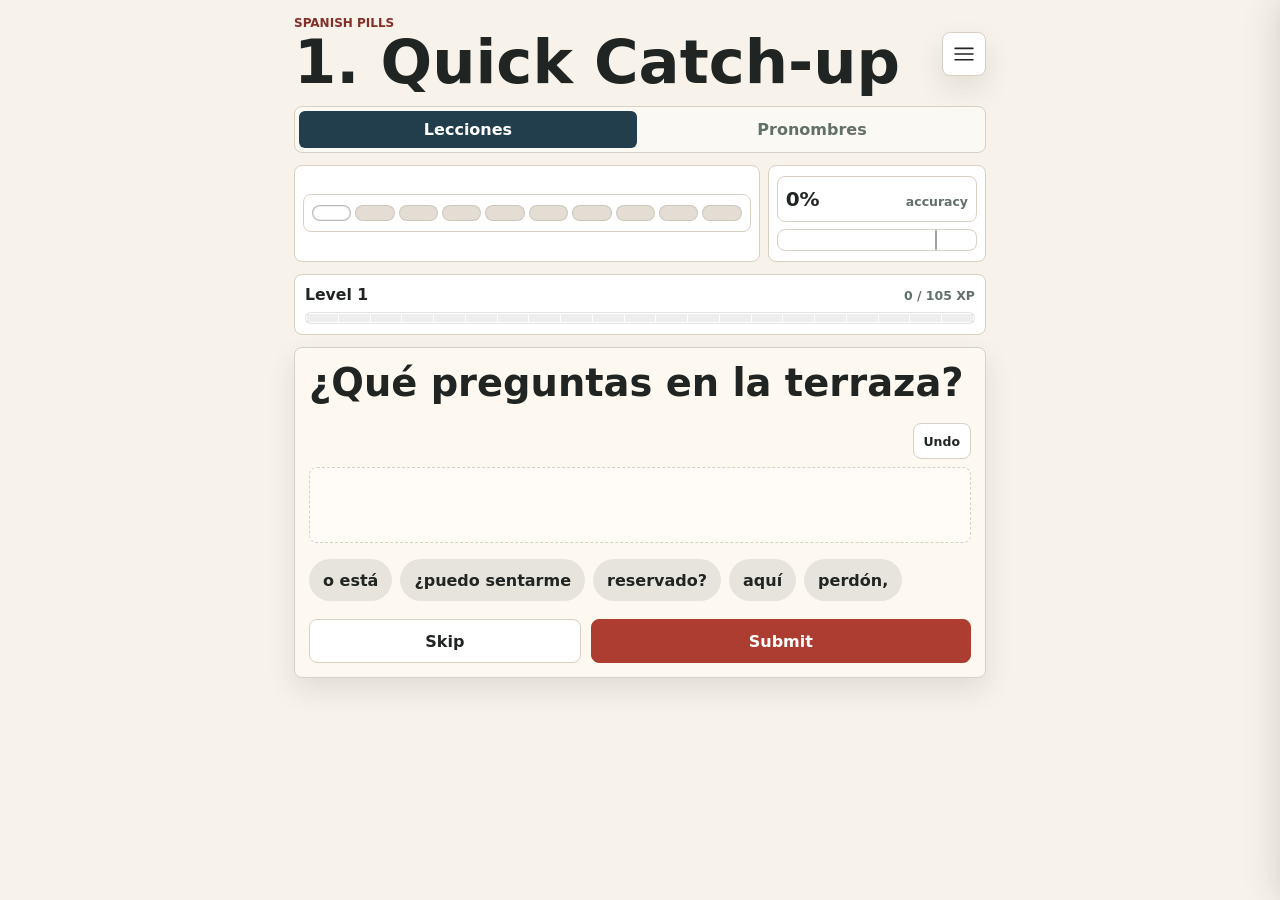
<file: index.html>
<!doctype html>
<html lang="en">
  <head>
    <meta charset="utf-8">
    <meta name="viewport" content="width=device-width, initial-scale=1">
    <meta name="theme-color" content="#f7f3ea">
    <title>Spanish Pills</title>
    <link rel="stylesheet" href="./styles.css">
  </head>
  <body>
    <button id="menuOverlay" class="menu-overlay hidden" type="button" aria-label="Close menu"></button>
    <aside id="mobileMenu" class="mobile-menu" aria-hidden="true">
      <div class="menu-header">
        <div>
          <p class="eyebrow">Menu</p>
          <h2>Lessons</h2>
        </div>
        <button id="closeMenuButton" class="icon-button" type="button" aria-label="Close menu">×</button>
      </div>

      <section class="menu-section">
        <label class="field">
          <span>Lesson</span>
          <select id="lessonSelect"></select>
        </label>
        <p id="lessonDescription" class="menu-description"></p>
        <div class="menu-action-row">
          <button id="shuffleButton" class="text-button" type="button">Shuffle lesson</button>
          <button id="resetButton" class="text-button" type="button">Reset stats</button>
        </div>
      </section>

      <section class="menu-section">
        <div class="saved-header">
          <div>
            <h2>Recent accuracy</h2>
            <p>Rolling saved attempts</p>
          </div>
        </div>
        <div id="historyBars" class="history-bars"></div>
      </section>

      <section class="menu-section">
        <div class="saved-header">
          <div>
            <h2>Saved words</h2>
            <p><span id="savedCount">0</span> saved on this device</p>
          </div>
          <button id="clearSavedButton" class="text-button" type="button">Clear</button>
        </div>

        <div class="save-form">
          <label class="field">
            <span>Spanish word or chunk</span>
            <input id="saveFrontInput" type="text" autocomplete="off" placeholder="e.g. me cuesta">
          </label>
          <label class="field">
            <span>Meaning or note</span>
            <input id="saveBackInput" type="text" autocomplete="off" placeholder="I find it hard">
          </label>
          <button id="saveManualButton" class="secondary-button" type="button">Save word</button>
        </div>

        <div id="savedPreview" class="saved-preview"></div>

        <div class="export-actions">
          <button id="exportCsvButton" class="secondary-button" type="button">Export Anki TSV</button>
          <button id="exportJsonButton" class="secondary-button" type="button">Export JSON</button>
        </div>
      </section>
    </aside>

    <main class="app">
      <header class="topbar">
        <div>
          <p class="eyebrow">Spanish Pills</p>
          <h1 id="lessonTitle">Loading</h1>
        </div>
        <button id="openMenuButton" class="icon-button menu-button" type="button" aria-label="Open menu" title="Open menu">
          <svg xmlns="http://www.w3.org/2000/svg" fill="none" viewBox="0 0 24 24" stroke-width="1.5" stroke="currentColor" aria-hidden="true">
            <path stroke-linecap="round" stroke-linejoin="round" d="M3.75 6.75h16.5M3.75 12h16.5m-16.5 5.25h16.5"></path>
          </svg>
        </button>
      </header>

      <nav class="app-tabs" aria-label="Modos de práctica">
        <a class="active" href="./index.html" aria-current="page">Lecciones</a>
        <a href="./pronouns.html">Pronombres</a>
      </nav>

      <section class="stats" aria-label="Session stats">
        <div id="progressBox" class="progress-stat">
          <div id="progressPills" class="progress-pills" aria-label="Question progress"></div>
        </div>
        <div id="accuracyBox" class="accuracy-stat">
          <div class="accuracy-label">
            <strong id="accuracyText">100%</strong>
            <span>accuracy</span>
          </div>
          <div class="accuracy-track" aria-hidden="true"></div>
        </div>
      </section>

      <section id="xpPanel" class="xp-panel" aria-label="Experience progress">
        <div class="xp-label">
          <strong id="xpLevelText">Level 1</strong>
          <span id="xpText">0 / 105 XP</span>
        </div>
        <div class="xp-track" aria-hidden="true">
          <div id="xpSegments" class="xp-segments"></div>
        </div>
      </section>

      <section class="card" aria-live="polite">
        <div class="meta-row">
          <span id="questionCounter" hidden></span>
        </div>

        <p id="promptText" class="prompt">Loading...</p>

        <div class="answer-block">
          <div class="answer-header">
            <button id="undoButton" class="text-button" type="button">Undo</button>
          </div>
          <div id="answerLine" class="answer-line" aria-label="Selected chunks"></div>
        </div>

        <div id="chunkBank" class="chunk-bank" aria-label="Available chunks"></div>

        <div class="actions">
          <button id="skipButton" class="secondary-button" type="button">Skip</button>
          <button id="submitButton" class="primary-button" type="button">Submit</button>
        </div>

        <div id="feedback" class="feedback hidden">
          <p id="feedbackTitle"></p>
          <p><strong>Correct:</strong> <span id="correctAnswer"></span></p>
          <p><strong>English:</strong> <span id="englishAnswer"></span></p>
          <p><strong>Your answer:</strong> <span id="attemptAnswer"></span></p>
          <div class="save-chunks">
            <span>Save useful chunks</span>
            <div id="saveChunkList" class="save-chip-list"></div>
          </div>
        </div>
      </section>

    </main>

    <script src="./app.js" type="module"></script>
  </body>
</html>
</file>
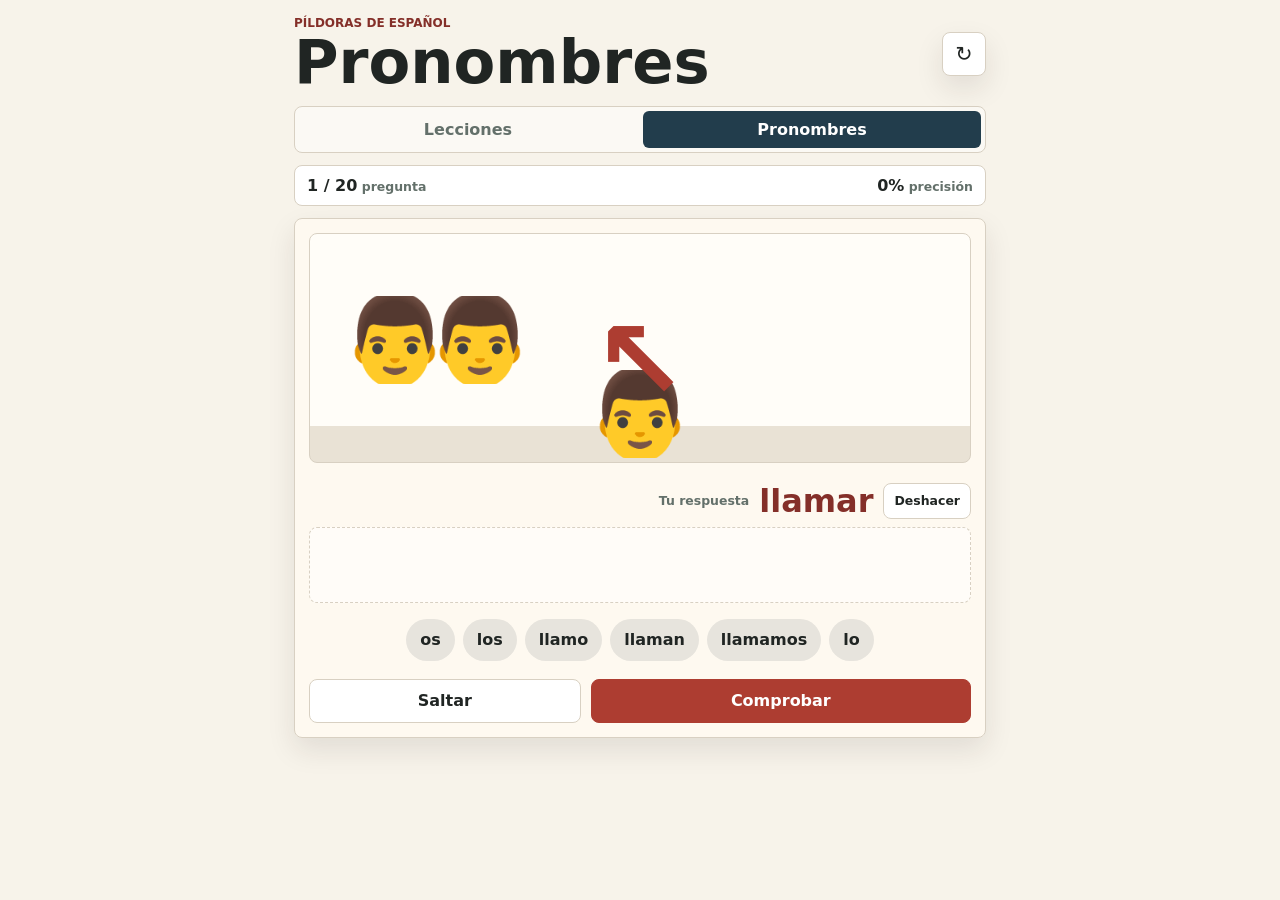
<file: pronouns.html>
<!doctype html>
<html lang="es">
  <head>
    <meta charset="utf-8">
    <meta name="viewport" content="width=device-width, initial-scale=1">
    <meta name="theme-color" content="#f7f3ea">
    <title>Práctica de pronombres · Píldoras de español</title>
    <link rel="stylesheet" href="./styles.css?v=4">
  </head>
  <body>
    <main class="app">
      <header class="topbar">
        <div>
          <p class="eyebrow">Píldoras de español</p>
          <h1>Pronombres</h1>
        </div>
        <button id="newRoundButton" class="icon-button" type="button" aria-label="Empezar una ronda nueva" title="Empezar una ronda nueva">↻</button>
      </header>

      <nav class="app-tabs" aria-label="Modos de práctica">
        <a href="./index.html">Lecciones</a>
        <a class="active" href="./pronouns.html" aria-current="page">Pronombres</a>
      </nav>

      <section class="pronoun-score" aria-label="Puntuación de la práctica de pronombres">
        <span><strong id="pronounProgress">1 / 20</strong> pregunta</span>
        <span><strong id="pronounAccuracy">0%</strong> precisión</span>
      </section>

      <section class="card pronoun-card" aria-live="polite">
        <div id="pronounScene" class="pronoun-scene">
          <div id="youGroup" class="person-group scene-you"></div>
          <div id="thirdGroup" class="person-group scene-third"></div>
          <div class="action-arrow" aria-hidden="true">
            <span id="directionArrow">↖</span>
          </div>
          <div id="meGroup" class="person-group scene-me"></div>
        </div>

        <div class="answer-block">
          <div class="answer-header pronoun-answer-header">
            <span>Tu respuesta</span>
            <strong id="pronounVerb" class="pronoun-verb">dar</strong>
            <button id="pronounUndoButton" class="text-button" type="button">Deshacer</button>
          </div>
          <div id="pronounAnswerLine" class="answer-line pronoun-answer-line" aria-label="Respuesta elegida"></div>
        </div>

        <div id="pronounChunkBank" class="chunk-bank pronoun-bank" aria-label="Opciones disponibles"></div>

        <div class="actions">
          <button id="pronounSkipButton" class="secondary-button" type="button">Saltar</button>
          <button id="pronounSubmitButton" class="primary-button" type="button">Comprobar</button>
        </div>

        <div id="pronounFeedback" class="feedback hidden">
          <p id="pronounFeedbackTitle"></p>
          <p><strong>Respuesta:</strong> <span id="pronounCorrectAnswer"></span></p>
        </div>
      </section>

    </main>

    <script src="./pronouns.js?v=6" type="module"></script>
  </body>
</html>
</file>
<file: styles.css>
:root {
  --bg: #f7f3ea;
  --surface: #fffaf1;
  --surface-strong: #ffffff;
  --ink: #202523;
  --muted: #63706a;
  --line: #d8d0c2;
  --chip: #e7e4dd;
  --chip-selected: #223d4c;
  --chip-selected-text: #ffffff;
  --primary: #ad3d31;
  --primary-dark: #842f29;
  --ok: #267552;
  --bad: #a7372f;
  --shadow: 0 12px 28px rgba(35, 33, 28, 0.1);
  color-scheme: light;
  font-family: Inter, ui-sans-serif, system-ui, -apple-system, BlinkMacSystemFont, "Segoe UI", sans-serif;
}

* {
  box-sizing: border-box;
}

body {
  min-height: 100vh;
  margin: 0;
  background: var(--bg);
  color: var(--ink);
  overflow-x: hidden;
}

button,
select,
input {
  font: inherit;
}

button {
  touch-action: manipulation;
}

.app {
  width: min(100%, 720px);
  min-height: 100vh;
  margin: 0 auto;
  padding: 16px 14px 26px;
}

.topbar {
  display: flex;
  align-items: center;
  justify-content: space-between;
  gap: 14px;
  margin-bottom: 14px;
}

.app-tabs {
  display: grid;
  grid-template-columns: repeat(2, minmax(0, 1fr));
  gap: 6px;
  margin-bottom: 12px;
  border: 1px solid var(--line);
  border-radius: 8px;
  background: rgba(255, 255, 255, 0.5);
  padding: 4px;
}

.app-tabs a {
  border-radius: 6px;
  color: var(--muted);
  padding: 9px 12px;
  font-weight: 850;
  text-align: center;
  text-decoration: none;
}

.app-tabs a.active {
  background: var(--chip-selected);
  color: var(--chip-selected-text);
}

.eyebrow {
  margin: 0 0 4px;
  color: var(--primary-dark);
  font-size: 0.75rem;
  font-weight: 850;
  letter-spacing: 0;
  text-transform: uppercase;
}

h1,
p {
  margin: 0;
}

h1 {
  font-size: clamp(2rem, 10vw, 3.8rem);
  line-height: 0.95;
  letter-spacing: 0;
}

.icon-button {
  display: grid;
  place-items: center;
  width: 44px;
  height: 44px;
  border: 1px solid var(--line);
  border-radius: 8px;
  background: var(--surface-strong);
  color: var(--ink);
  font-size: 1.3rem;
  box-shadow: var(--shadow);
}

.menu-button {
  padding: 0;
}

.menu-button svg {
  width: 26px;
  height: 26px;
}

.menu-overlay {
  position: fixed;
  inset: 0;
  z-index: 30;
  border: 0;
  background: rgba(32, 37, 35, 0.32);
  padding: 0;
}

.mobile-menu {
  position: fixed;
  top: 0;
  right: 0;
  z-index: 40;
  width: min(88vw, 380px);
  height: 100vh;
  display: grid;
  align-content: start;
  gap: 14px;
  overflow-y: auto;
  border-left: 1px solid var(--line);
  background: var(--surface);
  box-shadow: -18px 0 36px rgba(32, 37, 35, 0.18);
  padding: 16px 14px 24px;
  transform: translateX(105%);
  transition: transform 220ms ease;
}

.mobile-menu.open {
  transform: translateX(0);
}

.menu-header {
  display: flex;
  align-items: center;
  justify-content: space-between;
  gap: 12px;
}

.menu-header h2,
.saved-header h2 {
  margin: 0;
  font-size: 1.08rem;
}

.menu-section {
  display: grid;
  gap: 12px;
  border: 1px solid var(--line);
  border-radius: 8px;
  background: rgba(255, 255, 255, 0.64);
  padding: 12px;
}

.menu-description {
  color: var(--muted);
  font-size: 0.9rem;
  line-height: 1.35;
}

.menu-action-row {
  display: grid;
  grid-template-columns: repeat(2, minmax(0, 1fr));
  gap: 10px;
}

.panel,
.card {
  border: 1px solid var(--line);
  border-radius: 8px;
  background: rgba(255, 250, 241, 0.94);
  box-shadow: var(--shadow);
}

.panel {
  padding: 12px;
}

.field {
  display: grid;
  gap: 6px;
}

.field span,
.answer-header,
.meta-row,
.stats span {
  color: var(--muted);
  font-size: 0.78rem;
  font-weight: 850;
}

select,
input {
  width: 100%;
  min-height: 44px;
  border: 1px solid var(--line);
  border-radius: 8px;
  background: var(--surface-strong);
  color: var(--ink);
  padding: 0 10px;
}

.stats {
  display: grid;
  grid-template-columns: minmax(0, 1.6fr) minmax(88px, 0.75fr);
  gap: 8px;
  margin: 12px 0;
}

.stats div {
  position: relative;
  isolation: isolate;
  overflow: hidden;
  border: 1px solid var(--line);
  border-radius: 8px;
  background: var(--surface-strong);
  padding: 10px 8px;
}

.progress-stat {
  display: grid;
  align-items: center;
}

.progress-pills {
  position: relative;
  z-index: 2;
  display: grid;
  grid-template-columns: repeat(10, minmax(0, 1fr));
  gap: 4px;
}

.progress-pill {
  height: 16px;
  border: 1px solid rgba(32, 37, 35, 0.12);
  border-radius: 999px;
  background: rgba(216, 208, 194, 0.72);
  transition: background 180ms ease, border-color 180ms ease, transform 180ms ease, box-shadow 180ms ease;
}

.progress-pill.current {
  border-color: rgba(32, 37, 35, 0.32);
  background: #ffffff;
  box-shadow: inset 0 0 0 1px rgba(32, 37, 35, 0.08);
}

.progress-pill.correct {
  border-color: rgba(38, 117, 82, 0.36);
  background: var(--ok);
  box-shadow: 0 0 8px rgba(38, 117, 82, 0.26);
}

.progress-pill.incorrect {
  border-color: rgba(167, 55, 47, 0.36);
  background: var(--bad);
  box-shadow: 0 0 8px rgba(167, 55, 47, 0.22);
}

.progress-pill.unused {
  opacity: 0.26;
}

.accuracy-stat {
  display: grid;
  align-content: center;
  gap: 7px;
}

.accuracy-label {
  position: relative;
  z-index: 2;
  display: flex;
  align-items: baseline;
  justify-content: space-between;
  gap: 8px;
}

.accuracy-track {
  position: relative;
  z-index: 2;
  overflow: hidden;
  height: 12px;
  border: 1px solid rgba(32, 37, 35, 0.12);
  border-radius: 999px;
  background: rgba(255, 255, 255, 0.72);
}

.accuracy-track::before {
  content: "";
  position: absolute;
  inset: 0 auto 0 0;
  z-index: 0;
  width: var(--accuracy-value, 100%);
  background: rgb(var(--accuracy-color, 34, 197, 94));
  transition: width 260ms ease, background 260ms ease;
}

.accuracy-track::after {
  content: "";
  position: absolute;
  top: 0;
  bottom: 0;
  left: 80%;
  z-index: 1;
  width: 2px;
  border-radius: 999px;
  background: rgba(32, 37, 35, 0.42);
  transform: translateX(-1px);
}

.accuracy-stat.target-met .accuracy-track::before {
  background: linear-gradient(90deg, #16a34a, #22c55e);
}

.accuracy-stat.target-met .accuracy-track::after {
  background: rgba(255, 255, 255, 0.82);
}

.stats strong,
.stats span {
  position: relative;
  z-index: 2;
  display: block;
}

.stats strong {
  font-size: 1.25rem;
}

.xp-panel {
  display: grid;
  gap: 8px;
  margin: 0 0 12px;
  border: 1px solid var(--line);
  border-radius: 8px;
  background: var(--surface-strong);
  padding: 10px 10px;
}

.xp-label {
  display: flex;
  align-items: baseline;
  justify-content: space-between;
  gap: 12px;
}

.xp-label strong {
  font-size: 0.98rem;
}

.xp-label span {
  color: var(--muted);
  font-size: 0.78rem;
  font-weight: 850;
}

.xp-track {
  height: 12px;
  border: 1px solid rgba(32, 37, 35, 0.12);
  border-radius: 999px;
  background: rgba(255, 255, 255, 0.78);
  padding: 1px;
}

.xp-segments {
  display: grid;
  grid-template-columns: repeat(21, minmax(0, 1fr));
  gap: 1px;
  height: 100%;
}

.xp-segment {
  border-radius: inherit;
  background: rgba(32, 37, 35, 0.08);
}

.xp-segment.filled {
  background: linear-gradient(90deg, #2563eb, #38bdf8);
}

.xp-segment.flash {
  animation: xp-flash 560ms ease-out;
}

@keyframes xp-flash {
  0% {
    filter: brightness(1);
    transform: scaleY(1);
    box-shadow: 0 0 0 rgba(56, 189, 248, 0);
  }
  36% {
    filter: brightness(2.15);
    transform: scaleY(1.7);
    box-shadow: 0 0 18px rgba(56, 189, 248, 0.95), 0 0 8px rgba(37, 99, 235, 0.85);
  }
  100% {
    filter: brightness(1);
    transform: scaleY(1);
    box-shadow: 0 0 0 rgba(56, 189, 248, 0);
  }
}

.card {
  padding: 14px;
}

.pronoun-score {
  display: flex;
  justify-content: space-between;
  gap: 12px;
  margin-bottom: 12px;
  border: 1px solid var(--line);
  border-radius: 8px;
  background: var(--surface-strong);
  padding: 10px 12px;
  color: var(--muted);
  font-size: 0.78rem;
  font-weight: 850;
}

.pronoun-score strong {
  color: var(--ink);
  font-size: 1rem;
}

.pronoun-card {
  overflow: hidden;
}

.pronoun-verb {
  color: var(--primary-dark);
  font-size: clamp(1.4rem, 7vw, 2rem);
  font-weight: 900;
  line-height: 1;
}

.pronoun-scene {
  position: relative;
  min-height: 230px;
  border: 1px solid var(--line);
  border-radius: 8px;
  background: linear-gradient(180deg, #fffdf8 0 84%, #e9e2d5 84% 100%);
  padding: 10px;
  white-space: nowrap;
}

.person-group {
  position: absolute;
  display: flex;
  align-items: center;
  justify-content: center;
  width: 38%;
  min-width: 0;
  min-height: 78px;
  overflow: hidden;
}

.scene-you {
  top: 62px;
  left: 2px;
}

.scene-third {
  top: 8px;
  right: 2px;
}

.scene-me {
  bottom: 4px;
  left: 31%;
}

.person-emojis {
  display: flex;
  align-items: center;
  justify-content: center;
  max-width: 100%;
  font-size: clamp(3.25rem, 13vw, 5.5rem);
  line-height: 1;
  white-space: nowrap;
}

.person-emojis span + span {
  margin-left: -0.28em;
}

.action-arrow {
  position: absolute;
  inset: 70px 0 auto;
  z-index: 2;
  display: grid;
  place-items: center;
  color: var(--primary);
  font-size: clamp(4.5rem, 18vw, 7rem);
  font-weight: 900;
  line-height: 1;
  pointer-events: none;
}

.pronoun-answer-line {
  min-height: 62px;
  justify-content: center;
}

.pronoun-answer-header {
  display: grid;
  grid-template-columns: minmax(0, 1fr) auto minmax(0, 1fr);
  align-items: center;
}

.pronoun-answer-header .pronoun-verb {
  justify-self: center;
}

.pronoun-answer-header .text-button {
  justify-self: end;
}

.pronoun-bank {
  justify-content: center;
}

.meta-row {
  display: flex;
  align-items: center;
  justify-content: flex-end;
  gap: 10px;
  min-height: 0;
}

.answer-mark {
  display: inline-grid;
  place-items: center;
  width: 34px;
  height: 34px;
  border-radius: 999px;
  color: #fff;
  font-size: 1.35rem;
  font-weight: 950;
  line-height: 1;
  animation: mark-pop 360ms cubic-bezier(0.2, 1.35, 0.35, 1);
}

.answer-mark.correct {
  background: var(--ok);
}

.answer-mark.incorrect {
  background: var(--bad);
}

@keyframes mark-pop {
  0% {
    opacity: 0;
    transform: scale(0.55) rotate(-10deg);
  }
  70% {
    opacity: 1;
    transform: scale(1.14) rotate(2deg);
  }
  100% {
    opacity: 1;
    transform: scale(1) rotate(0);
  }
}

.prompt {
  margin-top: 0;
  font-size: clamp(1.45rem, 7vw, 2.4rem);
  font-weight: 850;
  line-height: 1.08;
}

.answer-block {
  margin-top: 20px;
}

.answer-header {
  display: flex;
  align-items: center;
  justify-content: flex-end;
  gap: 10px;
}

.answer-line {
  min-height: 76px;
  display: flex;
  flex-wrap: wrap;
  align-content: flex-start;
  gap: 8px;
  margin-top: 8px;
  border: 1px dashed var(--line);
  border-radius: 8px;
  background: rgba(255, 255, 255, 0.55);
  padding: 8px;
}

.chunk-bank {
  display: flex;
  flex-wrap: wrap;
  gap: 8px;
  margin-top: 16px;
}

.pill {
  min-height: 42px;
  border: 1px solid transparent;
  border-radius: 999px;
  background: var(--chip);
  color: var(--ink);
  padding: 9px 13px;
  font-weight: 800;
}

.pill.selected {
  background: var(--chip-selected);
  color: var(--chip-selected-text);
}

.pill:disabled {
  opacity: 0.45;
}

.actions {
  display: grid;
  grid-template-columns: 1fr 1.4fr;
  gap: 10px;
  margin-top: 18px;
}

.primary-button,
.secondary-button,
.text-button {
  min-height: 44px;
  border-radius: 8px;
  font-weight: 850;
}

.primary-button {
  border: 1px solid var(--primary);
  background: var(--primary);
  color: #fff;
}

.secondary-button,
.text-button {
  border: 1px solid var(--line);
  background: var(--surface-strong);
  color: var(--ink);
}

.text-button {
  min-height: 36px;
  padding: 0 10px;
}

.full-width {
  width: 100%;
}

.feedback {
  margin-top: 16px;
  border-radius: 8px;
  padding: 12px;
  line-height: 1.4;
}

.feedback.correct {
  border: 1px solid rgba(38, 117, 82, 0.35);
  background: rgba(38, 117, 82, 0.1);
}

.feedback.incorrect {
  border: 1px solid rgba(167, 55, 47, 0.35);
  background: rgba(167, 55, 47, 0.1);
}

.feedback p + p,
.feedback button {
  margin-top: 10px;
}

.save-chunks {
  display: grid;
  gap: 8px;
  margin-top: 12px;
}

.save-chunks > span {
  color: var(--muted);
  font-size: 0.78rem;
  font-weight: 850;
}

.save-chip-list,
.saved-preview {
  display: flex;
  flex-wrap: wrap;
  gap: 8px;
}

.save-chip {
  min-height: 36px;
  border: 1px solid var(--line);
  border-radius: 999px;
  background: var(--surface-strong);
  color: var(--ink);
  padding: 7px 11px;
  font-weight: 800;
}

.save-chip.saved {
  border-color: rgba(38, 117, 82, 0.35);
  background: rgba(38, 117, 82, 0.12);
  color: var(--ok);
}

.saved-header {
  display: flex;
  align-items: center;
  justify-content: space-between;
  gap: 12px;
}

.saved-header p {
  color: var(--muted);
  font-size: 0.88rem;
}

.history-bars {
  display: grid;
  gap: 10px;
}

.history-row {
  display: grid;
  grid-template-columns: 64px minmax(0, 1fr) 86px;
  align-items: center;
  gap: 8px;
}

.history-label,
.history-value {
  color: var(--muted);
  font-size: 0.78rem;
  font-weight: 850;
}

.history-value {
  text-align: right;
}

.history-track {
  position: relative;
  overflow: hidden;
  height: 12px;
  border: 1px solid var(--line);
  border-radius: 999px;
  background: rgba(255, 255, 255, 0.72);
}

.history-track::before {
  content: "";
  position: absolute;
  inset: 0 auto 0 0;
  width: var(--history-value, 0%);
  border-radius: inherit;
  background: rgb(var(--history-color, 28, 220, 96));
  transition: width 260ms ease, background 260ms ease;
}

.save-form {
  display: grid;
  gap: 10px;
}

.saved-preview {
  min-height: 24px;
}

.saved-item {
  border: 1px solid var(--line);
  border-radius: 999px;
  background: var(--chip);
  padding: 7px 11px;
  font-size: 0.88rem;
  font-weight: 800;
}

.export-actions {
  display: grid;
  grid-template-columns: repeat(2, minmax(0, 1fr));
  gap: 10px;
}

.hidden {
  display: none;
}
</file>
